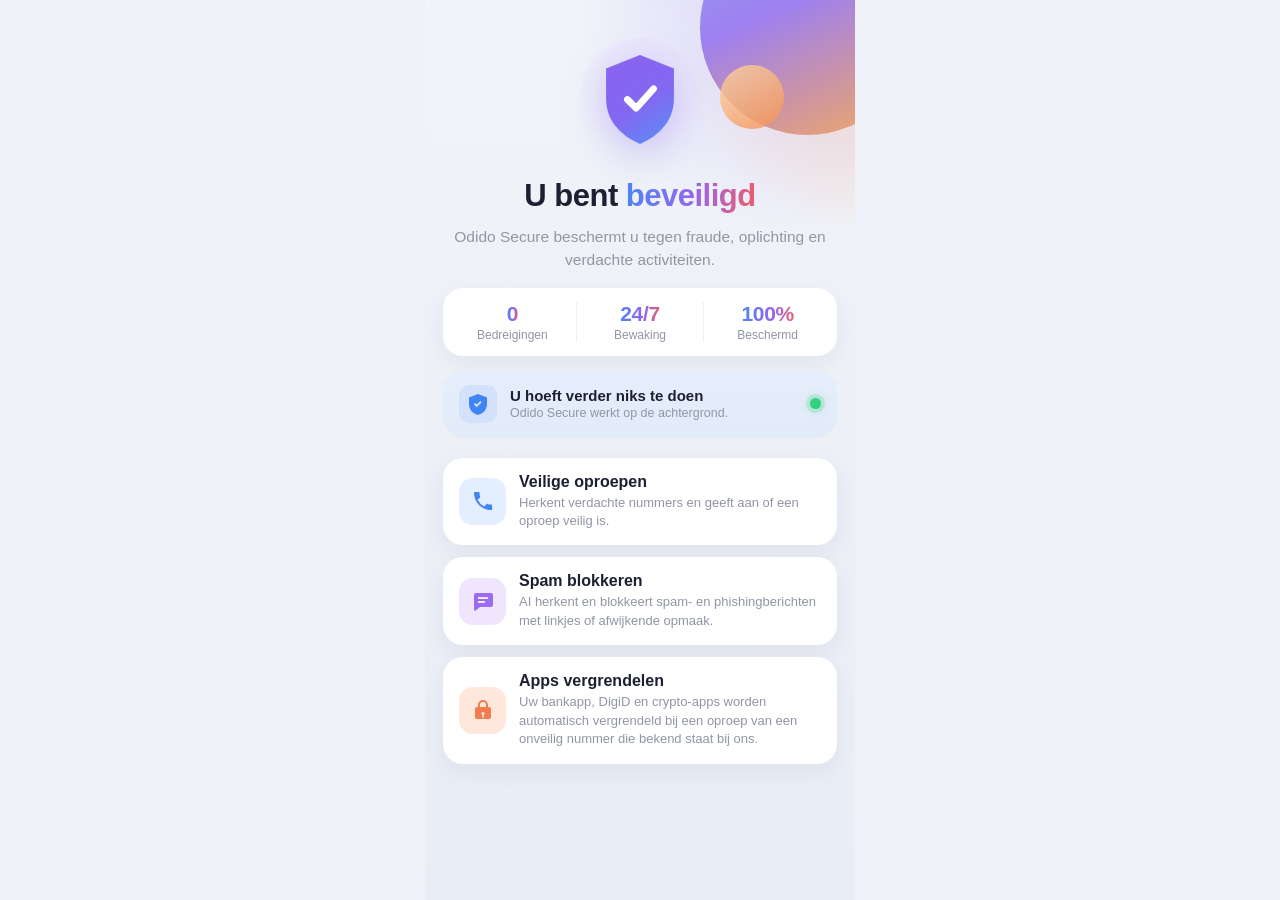
<file: index.html>
<!DOCTYPE html>
<html lang="nl">
<head>
<meta charset="UTF-8">
<meta name="viewport" content="width=device-width, initial-scale=1.0, maximum-scale=1.0, user-scalable=no, viewport-fit=cover">
<meta name="theme-color" content="#eef1f7">
<title>Odido Secure</title>
<link rel="stylesheet" href="styles.css">
</head>
<body>
  <div class="app">

    <div class="blob"></div>

    <div class="shield-wrap">
      <div class="shield-ring">
        <div class="shield">
          <svg width="84" height="95" viewBox="0 0 86 98" fill="none">
            <defs>
              <linearGradient id="sg" x1="12" y1="6" x2="74" y2="92" gradientUnits="userSpaceOnUse">
                <stop stop-color="#8a63ef"/><stop offset=".55" stop-color="#8268f1"/><stop offset="1" stop-color="#5b8ef6"/>
              </linearGradient>
            </defs>
            <path d="M43 3 L78 17 V48 C78 71 63 86 43 95 C23 86 8 71 8 48 V17 Z" fill="url(#sg)"/>
            <path d="M30 49 l9 9 18-20" stroke="#fff" stroke-width="7" stroke-linecap="round" stroke-linejoin="round" fill="none"/>
          </svg>
        </div>
      </div>
    </div>

    <h1 class="title">U bent <span class="grad">beveiligd</span></h1>
    <p class="subtitle">Odido Secure beschermt u tegen fraude, oplichting en verdachte activiteiten.</p>

    <div class="stats">
      <div class="stat"><span class="num">0</span><span class="lab">Bedreigingen</span></div>
      <div class="stat"><span class="num">24/7</span><span class="lab">Bewaking</span></div>
      <div class="stat"><span class="num">100%</span><span class="lab">Beschermd</span></div>
    </div>

    <div class="footer-card">
      <div class="mini">
        <svg width="20" height="22" viewBox="0 0 20 22" fill="currentColor"><path d="M10 1 19 4.5V11c0 5.2-3.5 9.6-9 11C4.5 20.6 1 16.2 1 11V4.5L10 1Zm-1.3 13.3 5-5-1.4-1.4-3.6 3.6-1.6-1.6-1.4 1.4 3 3Z"/></svg>
      </div>
      <div class="body">
        <h4>U hoeft verder niks te doen</h4>
        <p>Odido Secure werkt op de achtergrond.</p>
      </div>
      <span class="dot"></span>
    </div>

    <div class="cards">

      <div class="card">
        <div class="icon blue">
          <svg width="24" height="24" viewBox="0 0 24 24" fill="currentColor"><path d="M6.6 10.8a15 15 0 0 0 6.6 6.6l2.2-2.2c.3-.3.7-.4 1-.3 1.2.4 2.4.6 3.7.6.6 0 1 .4 1 1V20c0 .6-.4 1-1 1A17 17 0 0 1 3 4c0-.6.4-1 1-1h3.5c.6 0 1 .4 1 1 0 1.3.2 2.5.6 3.7.1.4 0 .8-.3 1l-2.2 2.1Z"/></svg>
        </div>
        <div class="body">
          <h3>Veilige oproepen</h3>
          <p>Herkent verdachte nummers en geeft aan of een oproep veilig is.</p>
        </div>
      </div>

      <div class="card">
        <div class="icon purple">
          <svg width="24" height="24" viewBox="0 0 24 24" fill="currentColor"><path d="M4 4h16c1.1 0 2 .9 2 2v10c0 1.1-.9 2-2 2H9l-4.3 3.4A1 1 0 0 1 3 20.6V6c0-1.1.9-2 2-2Zm3 6h10v-2H7v2Zm0 4h7v-2H7v2Z"/></svg>
        </div>
        <div class="body">
          <h3>Spam blokkeren</h3>
          <p>AI herkent en blokkeert spam- en phishingberichten met linkjes of afwijkende opmaak.</p>
        </div>
      </div>

      <div class="card">
        <div class="icon orange">
          <svg width="24" height="24" viewBox="0 0 24 24" fill="currentColor"><path d="M12 2a5 5 0 0 0-5 5v2H6a2 2 0 0 0-2 2v8a2 2 0 0 0 2 2h12a2 2 0 0 0 2-2v-8a2 2 0 0 0-2-2h-1V7a5 5 0 0 0-5-5Zm3 7H9V7a3 3 0 0 1 6 0v2Zm-3 5a1.6 1.6 0 0 1 .8 3v2.2a.8.8 0 0 1-1.6 0V17a1.6 1.6 0 0 1 .8-3Z"/></svg>
        </div>
        <div class="body">
          <h3>Apps vergrendelen</h3>
          <p>Uw bankapp, DigiD en crypto-apps worden automatisch vergrendeld bij een oproep van een onveilig nummer die bekend staat bij ons.</p>
        </div>
      </div>

    </div>

  </div>
  <script src="app.js" defer></script>
</body>
</html>
</file>
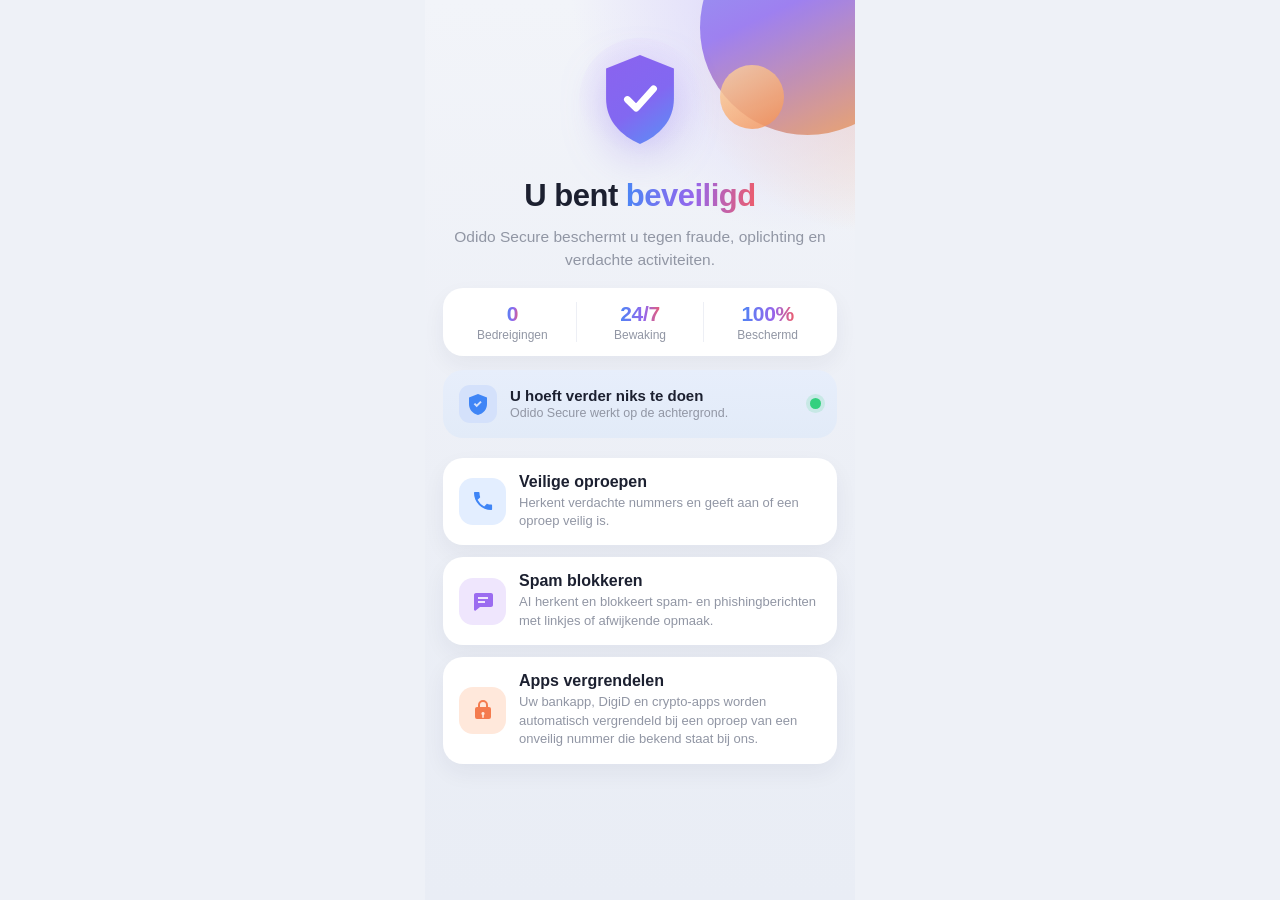
<file: Index.html>
<!DOCTYPE html>
<html lang="nl">
<head>
<meta charset="UTF-8">
<meta name="viewport" content="width=device-width, initial-scale=1.0, maximum-scale=1.0, user-scalable=no, viewport-fit=cover">
<meta name="theme-color" content="#eef1f7">
<title>Odido Secure</title>
<style>
  * { margin: 0; padding: 0; box-sizing: border-box; -webkit-tap-highlight-color: transparent; }

  :root {
    --bg: #eef1f7;
    --card: #ffffff;
    --ink: #1c2030;
    --muted: #9196a4;
    --blue: #3f85f6;
    --purple: #9b6cf0;
    --orange: #f47b4e;
    --green: #35d07f;
  }

  html, body {
    height: 100%;
    font-family: -apple-system, BlinkMacSystemFont, "SF Pro Text", "Segoe UI", Roboto, Helvetica, Arial, sans-serif;
    color: var(--ink);
    background: var(--bg);
    -webkit-font-smoothing: antialiased;
  }

  body {
    min-height: 100dvh;
    display: flex;
    justify-content: center;
  }

  .app {
    position: relative;
    width: 100%;
    max-width: 430px;
    min-height: 100dvh;
    display: flex;
    flex-direction: column;
    overflow-y: auto;
    background:
      radial-gradient(135% 70% at 88% -2%, #d9d2fb 0%, rgba(217,210,251,0) 40%),
      radial-gradient(120% 55% at 104% 6%, #ffd9b0 0%, rgba(255,217,176,0) 36%),
      linear-gradient(180deg, #f2f4f9 0%, #eceff6 55%, #e9edf5 100%);
    padding: calc(16px + env(safe-area-inset-top)) 18px calc(20px + env(safe-area-inset-bottom));
  }

  /* kleurige blob rechtsboven */
  .blob {
    position: absolute;
    top: -80px;
    right: -60px;
    width: 215px;
    height: 215px;
    border-radius: 50%;
    background: linear-gradient(155deg, #8f9bf2 0%, #9b7cf0 40%, #f6a657 100%);
    opacity: .95;
    pointer-events: none;
    z-index: 1;
  }
  .blob::after {
    content: "";
    position: absolute;
    bottom: 6px; left: 20px;
    width: 64px; height: 64px;
    border-radius: 50%;
    background: linear-gradient(150deg, #ffd79e, #f58a4b);
    opacity: .8;
  }

  /* statusbalk */
  .statusbar {
    position: relative;
    z-index: 2;
    display: flex;
    align-items: center;
    justify-content: space-between;
    font-size: 15px;
    font-weight: 600;
    padding: 13px 4px 2px;
    letter-spacing: .2px;
    flex: 0 0 auto;
  }
  .statusbar .icons { display: flex; align-items: center; gap: 6px; }

  /* merk (alleen tekst, logo overgeslagen) */
  .brand {
    position: relative;
    z-index: 2;
    display: flex;
    align-items: center;
    padding: 10px 4px 0;
    flex: 0 0 auto;
  }
  .brand b { font-size: 18px; font-weight: 600; }

  /* schild */
  .shield-wrap {
    position: relative;
    z-index: 2;
    display: flex;
    justify-content: center;
    margin-top: 22px;
    flex: 0 0 auto;
  }
  .shield-ring {
    width: 122px; height: 122px;
    border-radius: 50%;
    background: radial-gradient(circle at 50% 36%, #e6e0fb 0%, rgba(236,239,246,0) 72%);
    display: flex; align-items: center; justify-content: center;
  }
  .shield {
    width: 84px; height: 95px;
    display: flex; align-items: center; justify-content: center;
    filter: drop-shadow(0 14px 22px rgba(123,92,240,.30));
  }

  /* titel */
  .title {
    position: relative; z-index: 2;
    text-align: center;
    font-size: 31px;
    font-weight: 700;
    letter-spacing: -.5px;
    margin-top: 18px;
    flex: 0 0 auto;
  }
  .title .grad {
    background: linear-gradient(95deg, #4a86f5 0%, #9566ec 52%, #ee5d6a 100%);
    -webkit-background-clip: text;
    background-clip: text;
    color: transparent;
  }
  .subtitle {
    position: relative; z-index: 2;
    text-align: center;
    color: var(--muted);
    font-size: 15.5px;
    line-height: 1.5;
    margin: 11px 10px 0;
    flex: 0 0 auto;
  }

  /* kaarten */
  .cards {
    position: relative; z-index: 2;
    margin-top: 20px;
    display: flex;
    flex-direction: column;
    gap: 12px;
    flex: 0 0 auto;
  }
  .card {
    display: flex;
    align-items: center;
    gap: 13px;
    background: var(--card);
    border-radius: 20px;
    padding: 15px 16px;
    box-shadow: 0 9px 22px rgba(30,41,74,.055);
  }

  .icon {
    flex: 0 0 auto;
    width: 47px; height: 47px;
    border-radius: 14px;
    display: flex; align-items: center; justify-content: center;
  }
  .icon.blue   { background: #e3eeff; color: var(--blue); }
  .icon.purple { background: #efe6fd; color: var(--purple); }
  .icon.orange { background: #ffe8db; color: var(--orange); }

  .card .body { flex: 1 1 auto; min-width: 0; }
  .card h3 { font-size: 16px; font-weight: 600; margin-bottom: 3px; }
  .card p  { font-size: 13px; line-height: 1.42; color: var(--muted); }

  /* onderste balk */
  .footer-card {
    position: relative; z-index: 2;
    display: flex;
    align-items: center;
    gap: 13px;
    margin-top: 14px;
    background: linear-gradient(180deg, #e7eefb 0%, #e2ebf8 100%);
    border-radius: 20px;
    padding: 15px 16px;
    flex: 0 0 auto;
  }
  .footer-card .mini {
    flex: 0 0 auto;
    width: 38px; height: 38px;
    border-radius: 11px;
    background: #d4e1fb;
    display: flex; align-items: center; justify-content: center;
    color: var(--blue);
  }
  .footer-card .body { flex: 1 1 auto; }
  .footer-card h4 { font-size: 15px; font-weight: 600; }
  .footer-card p  { font-size: 12.5px; color: var(--muted); margin-top: 2px; }
  .dot { flex: 0 0 auto; width: 11px; height: 11px; border-radius: 50%; background: var(--green); box-shadow: 0 0 0 4px rgba(53,208,127,.16); }

  /* --- veiligheids-statusbalk (typ "nee" om weg te halen) --- */
  .stats {
    position: relative; z-index: 2;
    display: flex;
    margin-top: 16px;
    background: var(--card);
    border-radius: 20px;
    padding: 14px 6px;
    box-shadow: 0 9px 22px rgba(30,41,74,.055);
    flex: 0 0 auto;
    opacity: 0;
    animation: rise .55s cubic-bezier(.2,.7,.3,1) .25s forwards;
  }
  .stat { flex: 1 1 0; display: flex; flex-direction: column; align-items: center; gap: 2px; }
  .stat + .stat { border-left: 1px solid #edeff5; }
  .stat .num {
    font-size: 21px; font-weight: 700; letter-spacing: -.3px;
    background: linear-gradient(95deg, #4a86f5, #9566ec 60%, #ee5d6a);
    -webkit-background-clip: text; background-clip: text; color: transparent;
  }
  .stat .lab { font-size: 12px; color: var(--muted); font-weight: 500; }

  /* --- extra politoer (typ "nee" om weg te halen) --- */
  @keyframes rise {
    from { opacity: 0; transform: translateY(14px); }
    to   { opacity: 1; transform: translateY(0); }
  }
  @keyframes dotPulse {
    0%, 100% { box-shadow: 0 0 0 0 rgba(53,208,127,.5); }
    70%      { box-shadow: 0 0 0 8px rgba(53,208,127,0); }
  }
  @keyframes shieldBreathe {
    0%, 100% { filter: drop-shadow(0 14px 22px rgba(123,92,240,.30)); }
    50%      { filter: drop-shadow(0 17px 32px rgba(123,92,240,.50)); }
  }
  .brand, .shield-wrap, .title, .subtitle, .footer-card, .card {
    opacity: 0;
    animation: rise .55s cubic-bezier(.2,.7,.3,1) forwards;
  }
  .brand       { animation-delay: .02s; }
  .shield-wrap { animation-delay: .08s; }
  .title       { animation-delay: .16s; }
  .subtitle    { animation-delay: .22s; }
  .footer-card { animation-delay: .28s; }
  .cards .card:nth-child(1) { animation-delay: .34s; }
  .cards .card:nth-child(2) { animation-delay: .40s; }
  .cards .card:nth-child(3) { animation-delay: .46s; }
  .shield { animation: shieldBreathe 4s ease-in-out infinite; }
  .dot    { animation: dotPulse 2.2s ease-in-out infinite; }
  @media (prefers-reduced-motion: reduce) {
    .brand, .shield-wrap, .title, .subtitle, .stats, .footer-card, .card { opacity: 1; animation: none; }
    .shield, .dot { animation: none; }
  }
</style>
</head>
<body>
  <div class="app">

    <div class="blob"></div>

    <div class="shield-wrap">
      <div class="shield-ring">
        <div class="shield">
          <svg width="84" height="95" viewBox="0 0 86 98" fill="none">
            <defs>
              <linearGradient id="sg" x1="12" y1="6" x2="74" y2="92" gradientUnits="userSpaceOnUse">
                <stop stop-color="#8a63ef"/><stop offset=".55" stop-color="#8268f1"/><stop offset="1" stop-color="#5b8ef6"/>
              </linearGradient>
            </defs>
            <path d="M43 3 L78 17 V48 C78 71 63 86 43 95 C23 86 8 71 8 48 V17 Z" fill="url(#sg)"/>
            <path d="M30 49 l9 9 18-20" stroke="#fff" stroke-width="7" stroke-linecap="round" stroke-linejoin="round" fill="none"/>
          </svg>
        </div>
      </div>
    </div>

    <h1 class="title">U bent <span class="grad">beveiligd</span></h1>
    <p class="subtitle">Odido Secure beschermt u tegen fraude, oplichting en verdachte activiteiten.</p>

    <div class="stats">
      <div class="stat"><span class="num">0</span><span class="lab">Bedreigingen</span></div>
      <div class="stat"><span class="num">24/7</span><span class="lab">Bewaking</span></div>
      <div class="stat"><span class="num">100%</span><span class="lab">Beschermd</span></div>
    </div>

    <div class="footer-card">
      <div class="mini">
        <svg width="20" height="22" viewBox="0 0 20 22" fill="currentColor"><path d="M10 1 19 4.5V11c0 5.2-3.5 9.6-9 11C4.5 20.6 1 16.2 1 11V4.5L10 1Zm-1.3 13.3 5-5-1.4-1.4-3.6 3.6-1.6-1.6-1.4 1.4 3 3Z"/></svg>
      </div>
      <div class="body">
        <h4>U hoeft verder niks te doen</h4>
        <p>Odido Secure werkt op de achtergrond.</p>
      </div>
      <span class="dot"></span>
    </div>

    <div class="cards">

      <div class="card">
        <div class="icon blue">
          <svg width="24" height="24" viewBox="0 0 24 24" fill="currentColor"><path d="M6.6 10.8a15 15 0 0 0 6.6 6.6l2.2-2.2c.3-.3.7-.4 1-.3 1.2.4 2.4.6 3.7.6.6 0 1 .4 1 1V20c0 .6-.4 1-1 1A17 17 0 0 1 3 4c0-.6.4-1 1-1h3.5c.6 0 1 .4 1 1 0 1.3.2 2.5.6 3.7.1.4 0 .8-.3 1l-2.2 2.1Z"/></svg>
        </div>
        <div class="body">
          <h3>Veilige oproepen</h3>
          <p>Herkent verdachte nummers en geeft aan of een oproep veilig is.</p>
        </div>
      </div>

      <div class="card">
        <div class="icon purple">
          <svg width="24" height="24" viewBox="0 0 24 24" fill="currentColor"><path d="M4 4h16c1.1 0 2 .9 2 2v10c0 1.1-.9 2-2 2H9l-4.3 3.4A1 1 0 0 1 3 20.6V6c0-1.1.9-2 2-2Zm3 6h10v-2H7v2Zm0 4h7v-2H7v2Z"/></svg>
        </div>
        <div class="body">
          <h3>Spam blokkeren</h3>
          <p>AI herkent en blokkeert spam- en phishingberichten met linkjes of afwijkende opmaak.</p>
        </div>
      </div>

      <div class="card">
        <div class="icon orange">
          <svg width="24" height="24" viewBox="0 0 24 24" fill="currentColor"><path d="M12 2a5 5 0 0 0-5 5v2H6a2 2 0 0 0-2 2v8a2 2 0 0 0 2 2h12a2 2 0 0 0 2-2v-8a2 2 0 0 0-2-2h-1V7a5 5 0 0 0-5-5Zm3 7H9V7a3 3 0 0 1 6 0v2Zm-3 5a1.6 1.6 0 0 1 .8 3v2.2a.8.8 0 0 1-1.6 0V17a1.6 1.6 0 0 1 .8-3Z"/></svg>
        </div>
        <div class="body">
          <h3>Apps vergrendelen</h3>
          <p>Uw bankapp, DigiD en crypto-apps worden automatisch vergrendeld bij een oproep van een onveilig nummer die bekend staat bij ons.</p>
        </div>
      </div>

    </div>

  </div>
</body>
</html>
</file>
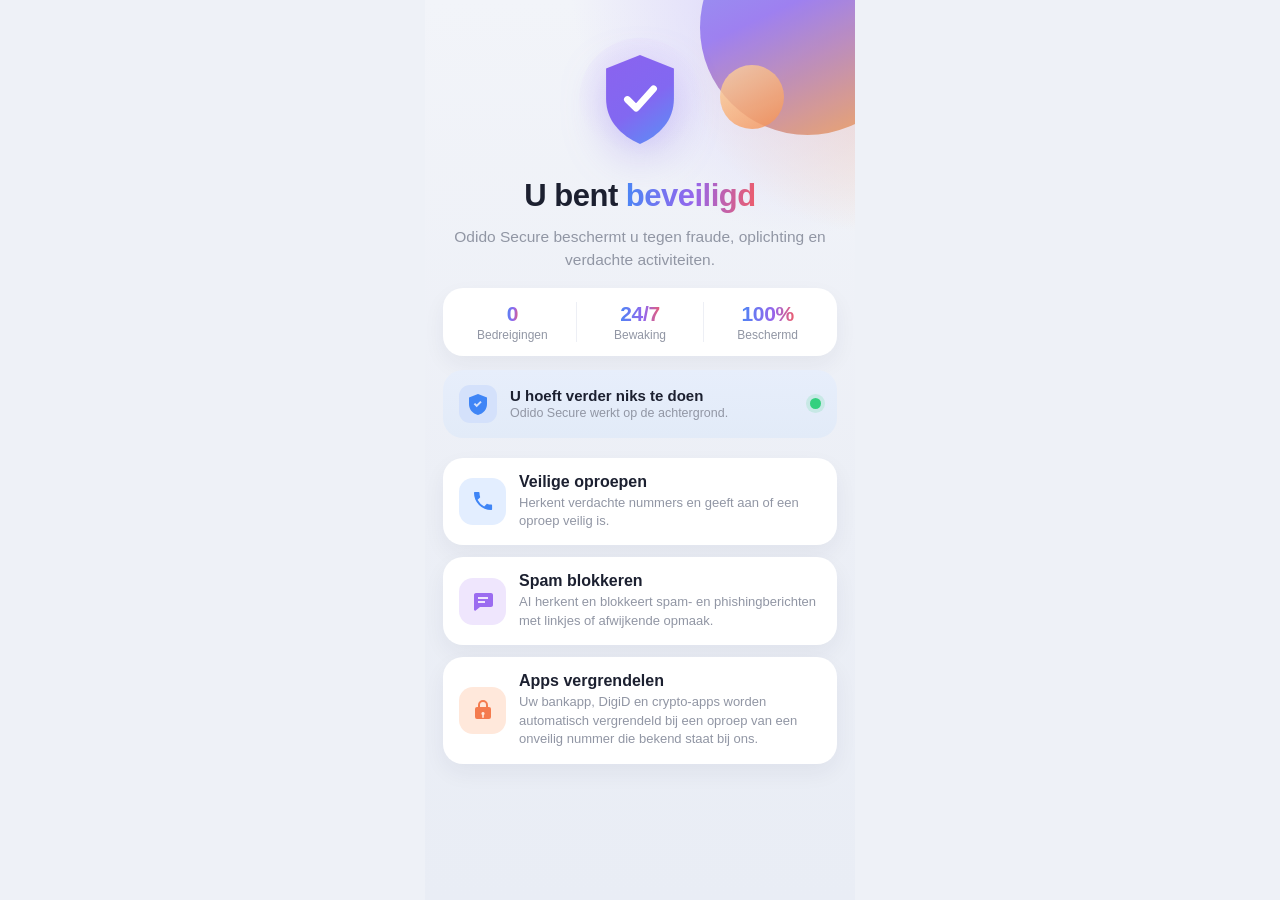
<file: odido-secure (1)-5.html>
<!DOCTYPE html>
<html lang="nl">
<head>
<meta charset="UTF-8">
<meta name="viewport" content="width=device-width, initial-scale=1.0, maximum-scale=1.0, user-scalable=no, viewport-fit=cover">
<meta name="theme-color" content="#eef1f7">
<title>Odido Secure</title>
<style>
  * { margin: 0; padding: 0; box-sizing: border-box; -webkit-tap-highlight-color: transparent; }

  :root {
    --bg: #eef1f7;
    --card: #ffffff;
    --ink: #1c2030;
    --muted: #9196a4;
    --blue: #3f85f6;
    --purple: #9b6cf0;
    --orange: #f47b4e;
    --green: #35d07f;
  }

  html, body {
    height: 100%;
    font-family: -apple-system, BlinkMacSystemFont, "SF Pro Text", "Segoe UI", Roboto, Helvetica, Arial, sans-serif;
    color: var(--ink);
    background: var(--bg);
    -webkit-font-smoothing: antialiased;
  }

  body {
    min-height: 100dvh;
    display: flex;
    justify-content: center;
  }

  .app {
    position: relative;
    width: 100%;
    max-width: 430px;
    min-height: 100dvh;
    display: flex;
    flex-direction: column;
    overflow-y: auto;
    background:
      radial-gradient(135% 70% at 88% -2%, #d9d2fb 0%, rgba(217,210,251,0) 40%),
      radial-gradient(120% 55% at 104% 6%, #ffd9b0 0%, rgba(255,217,176,0) 36%),
      linear-gradient(180deg, #f2f4f9 0%, #eceff6 55%, #e9edf5 100%);
    padding: calc(16px + env(safe-area-inset-top)) 18px calc(20px + env(safe-area-inset-bottom));
  }

  /* kleurige blob rechtsboven */
  .blob {
    position: absolute;
    top: -80px;
    right: -60px;
    width: 215px;
    height: 215px;
    border-radius: 50%;
    background: linear-gradient(155deg, #8f9bf2 0%, #9b7cf0 40%, #f6a657 100%);
    opacity: .95;
    pointer-events: none;
    z-index: 1;
  }
  .blob::after {
    content: "";
    position: absolute;
    bottom: 6px; left: 20px;
    width: 64px; height: 64px;
    border-radius: 50%;
    background: linear-gradient(150deg, #ffd79e, #f58a4b);
    opacity: .8;
  }

  /* statusbalk */
  .statusbar {
    position: relative;
    z-index: 2;
    display: flex;
    align-items: center;
    justify-content: space-between;
    font-size: 15px;
    font-weight: 600;
    padding: 13px 4px 2px;
    letter-spacing: .2px;
    flex: 0 0 auto;
  }
  .statusbar .icons { display: flex; align-items: center; gap: 6px; }

  /* merk (alleen tekst, logo overgeslagen) */
  .brand {
    position: relative;
    z-index: 2;
    display: flex;
    align-items: center;
    padding: 10px 4px 0;
    flex: 0 0 auto;
  }
  .brand b { font-size: 18px; font-weight: 600; }

  /* schild */
  .shield-wrap {
    position: relative;
    z-index: 2;
    display: flex;
    justify-content: center;
    margin-top: 22px;
    flex: 0 0 auto;
  }
  .shield-ring {
    width: 122px; height: 122px;
    border-radius: 50%;
    background: radial-gradient(circle at 50% 36%, #e6e0fb 0%, rgba(236,239,246,0) 72%);
    display: flex; align-items: center; justify-content: center;
  }
  .shield {
    width: 84px; height: 95px;
    display: flex; align-items: center; justify-content: center;
    filter: drop-shadow(0 14px 22px rgba(123,92,240,.30));
  }

  /* titel */
  .title {
    position: relative; z-index: 2;
    text-align: center;
    font-size: 31px;
    font-weight: 700;
    letter-spacing: -.5px;
    margin-top: 18px;
    flex: 0 0 auto;
  }
  .title .grad {
    background: linear-gradient(95deg, #4a86f5 0%, #9566ec 52%, #ee5d6a 100%);
    -webkit-background-clip: text;
    background-clip: text;
    color: transparent;
  }
  .subtitle {
    position: relative; z-index: 2;
    text-align: center;
    color: var(--muted);
    font-size: 15.5px;
    line-height: 1.5;
    margin: 11px 10px 0;
    flex: 0 0 auto;
  }

  /* kaarten */
  .cards {
    position: relative; z-index: 2;
    margin-top: 20px;
    display: flex;
    flex-direction: column;
    gap: 12px;
    flex: 0 0 auto;
  }
  .card {
    display: flex;
    align-items: center;
    gap: 13px;
    background: var(--card);
    border-radius: 20px;
    padding: 15px 16px;
    box-shadow: 0 9px 22px rgba(30,41,74,.055);
  }

  .icon {
    flex: 0 0 auto;
    width: 47px; height: 47px;
    border-radius: 14px;
    display: flex; align-items: center; justify-content: center;
  }
  .icon.blue   { background: #e3eeff; color: var(--blue); }
  .icon.purple { background: #efe6fd; color: var(--purple); }
  .icon.orange { background: #ffe8db; color: var(--orange); }

  .card .body { flex: 1 1 auto; min-width: 0; }
  .card h3 { font-size: 16px; font-weight: 600; margin-bottom: 3px; }
  .card p  { font-size: 13px; line-height: 1.42; color: var(--muted); }

  /* onderste balk */
  .footer-card {
    position: relative; z-index: 2;
    display: flex;
    align-items: center;
    gap: 13px;
    margin-top: 14px;
    background: linear-gradient(180deg, #e7eefb 0%, #e2ebf8 100%);
    border-radius: 20px;
    padding: 15px 16px;
    flex: 0 0 auto;
  }
  .footer-card .mini {
    flex: 0 0 auto;
    width: 38px; height: 38px;
    border-radius: 11px;
    background: #d4e1fb;
    display: flex; align-items: center; justify-content: center;
    color: var(--blue);
  }
  .footer-card .body { flex: 1 1 auto; }
  .footer-card h4 { font-size: 15px; font-weight: 600; }
  .footer-card p  { font-size: 12.5px; color: var(--muted); margin-top: 2px; }
  .dot { flex: 0 0 auto; width: 11px; height: 11px; border-radius: 50%; background: var(--green); box-shadow: 0 0 0 4px rgba(53,208,127,.16); }

  /* --- veiligheids-statusbalk (typ "nee" om weg te halen) --- */
  .stats {
    position: relative; z-index: 2;
    display: flex;
    margin-top: 16px;
    background: var(--card);
    border-radius: 20px;
    padding: 14px 6px;
    box-shadow: 0 9px 22px rgba(30,41,74,.055);
    flex: 0 0 auto;
    opacity: 0;
    animation: rise .55s cubic-bezier(.2,.7,.3,1) .25s forwards;
  }
  .stat { flex: 1 1 0; display: flex; flex-direction: column; align-items: center; gap: 2px; }
  .stat + .stat { border-left: 1px solid #edeff5; }
  .stat .num {
    font-size: 21px; font-weight: 700; letter-spacing: -.3px;
    background: linear-gradient(95deg, #4a86f5, #9566ec 60%, #ee5d6a);
    -webkit-background-clip: text; background-clip: text; color: transparent;
  }
  .stat .lab { font-size: 12px; color: var(--muted); font-weight: 500; }

  /* --- extra politoer (typ "nee" om weg te halen) --- */
  @keyframes rise {
    from { opacity: 0; transform: translateY(14px); }
    to   { opacity: 1; transform: translateY(0); }
  }
  @keyframes dotPulse {
    0%, 100% { box-shadow: 0 0 0 0 rgba(53,208,127,.5); }
    70%      { box-shadow: 0 0 0 8px rgba(53,208,127,0); }
  }
  @keyframes shieldBreathe {
    0%, 100% { filter: drop-shadow(0 14px 22px rgba(123,92,240,.30)); }
    50%      { filter: drop-shadow(0 17px 32px rgba(123,92,240,.50)); }
  }
  .brand, .shield-wrap, .title, .subtitle, .footer-card, .card {
    opacity: 0;
    animation: rise .55s cubic-bezier(.2,.7,.3,1) forwards;
  }
  .brand       { animation-delay: .02s; }
  .shield-wrap { animation-delay: .08s; }
  .title       { animation-delay: .16s; }
  .subtitle    { animation-delay: .22s; }
  .footer-card { animation-delay: .28s; }
  .cards .card:nth-child(1) { animation-delay: .34s; }
  .cards .card:nth-child(2) { animation-delay: .40s; }
  .cards .card:nth-child(3) { animation-delay: .46s; }
  .shield { animation: shieldBreathe 4s ease-in-out infinite; }
  .dot    { animation: dotPulse 2.2s ease-in-out infinite; }
  @media (prefers-reduced-motion: reduce) {
    .brand, .shield-wrap, .title, .subtitle, .stats, .footer-card, .card { opacity: 1; animation: none; }
    .shield, .dot { animation: none; }
  }
</style>
</head>
<body>
  <div class="app">

    <div class="blob"></div>

    <div class="shield-wrap">
      <div class="shield-ring">
        <div class="shield">
          <svg width="84" height="95" viewBox="0 0 86 98" fill="none">
            <defs>
              <linearGradient id="sg" x1="12" y1="6" x2="74" y2="92" gradientUnits="userSpaceOnUse">
                <stop stop-color="#8a63ef"/><stop offset=".55" stop-color="#8268f1"/><stop offset="1" stop-color="#5b8ef6"/>
              </linearGradient>
            </defs>
            <path d="M43 3 L78 17 V48 C78 71 63 86 43 95 C23 86 8 71 8 48 V17 Z" fill="url(#sg)"/>
            <path d="M30 49 l9 9 18-20" stroke="#fff" stroke-width="7" stroke-linecap="round" stroke-linejoin="round" fill="none"/>
          </svg>
        </div>
      </div>
    </div>

    <h1 class="title">U bent <span class="grad">beveiligd</span></h1>
    <p class="subtitle">Odido Secure beschermt u tegen fraude, oplichting en verdachte activiteiten.</p>

    <div class="stats">
      <div class="stat"><span class="num">0</span><span class="lab">Bedreigingen</span></div>
      <div class="stat"><span class="num">24/7</span><span class="lab">Bewaking</span></div>
      <div class="stat"><span class="num">100%</span><span class="lab">Beschermd</span></div>
    </div>

    <div class="footer-card">
      <div class="mini">
        <svg width="20" height="22" viewBox="0 0 20 22" fill="currentColor"><path d="M10 1 19 4.5V11c0 5.2-3.5 9.6-9 11C4.5 20.6 1 16.2 1 11V4.5L10 1Zm-1.3 13.3 5-5-1.4-1.4-3.6 3.6-1.6-1.6-1.4 1.4 3 3Z"/></svg>
      </div>
      <div class="body">
        <h4>U hoeft verder niks te doen</h4>
        <p>Odido Secure werkt op de achtergrond.</p>
      </div>
      <span class="dot"></span>
    </div>

    <div class="cards">

      <div class="card">
        <div class="icon blue">
          <svg width="24" height="24" viewBox="0 0 24 24" fill="currentColor"><path d="M6.6 10.8a15 15 0 0 0 6.6 6.6l2.2-2.2c.3-.3.7-.4 1-.3 1.2.4 2.4.6 3.7.6.6 0 1 .4 1 1V20c0 .6-.4 1-1 1A17 17 0 0 1 3 4c0-.6.4-1 1-1h3.5c.6 0 1 .4 1 1 0 1.3.2 2.5.6 3.7.1.4 0 .8-.3 1l-2.2 2.1Z"/></svg>
        </div>
        <div class="body">
          <h3>Veilige oproepen</h3>
          <p>Herkent verdachte nummers en geeft aan of een oproep veilig is.</p>
        </div>
      </div>

      <div class="card">
        <div class="icon purple">
          <svg width="24" height="24" viewBox="0 0 24 24" fill="currentColor"><path d="M4 4h16c1.1 0 2 .9 2 2v10c0 1.1-.9 2-2 2H9l-4.3 3.4A1 1 0 0 1 3 20.6V6c0-1.1.9-2 2-2Zm3 6h10v-2H7v2Zm0 4h7v-2H7v2Z"/></svg>
        </div>
        <div class="body">
          <h3>Spam blokkeren</h3>
          <p>AI herkent en blokkeert spam- en phishingberichten met linkjes of afwijkende opmaak.</p>
        </div>
      </div>

      <div class="card">
        <div class="icon orange">
          <svg width="24" height="24" viewBox="0 0 24 24" fill="currentColor"><path d="M12 2a5 5 0 0 0-5 5v2H6a2 2 0 0 0-2 2v8a2 2 0 0 0 2 2h12a2 2 0 0 0 2-2v-8a2 2 0 0 0-2-2h-1V7a5 5 0 0 0-5-5Zm3 7H9V7a3 3 0 0 1 6 0v2Zm-3 5a1.6 1.6 0 0 1 .8 3v2.2a.8.8 0 0 1-1.6 0V17a1.6 1.6 0 0 1 .8-3Z"/></svg>
        </div>
        <div class="body">
          <h3>Apps vergrendelen</h3>
          <p>Uw bankapp, DigiD en crypto-apps worden automatisch vergrendeld bij een oproep van een onveilig nummer die bekend staat bij ons.</p>
        </div>
      </div>

    </div>

  </div>
</body>
</html>
</file>
<file: styles.css>
* { margin: 0; padding: 0; box-sizing: border-box; -webkit-tap-highlight-color: transparent; }

:root {
  --bg: #eef1f7;
  --card: #ffffff;
  --ink: #1c2030;
  --muted: #9196a4;
  --blue: #3f85f6;
  --purple: #9b6cf0;
  --orange: #f47b4e;
  --green: #35d07f;
}

html, body {
  min-height: 100%;
  font-family: -apple-system, BlinkMacSystemFont, "SF Pro Text", "Segoe UI", Roboto, Helvetica, Arial, sans-serif;
  color: var(--ink);
  background: var(--bg);
  -webkit-font-smoothing: antialiased;
}

body {
  min-height: 100vh;
  min-height: 100svh;
  display: flex;
  justify-content: center;
  align-items: flex-start;
  overflow-x: hidden;
}

.app {
  position: relative;
  width: min(100%, 430px);
  max-width: 430px;
  min-height: 100vh;
  min-height: 100svh;
  display: flex;
  flex-direction: column;
  overflow-x: hidden;
  background:
    radial-gradient(135% 70% at 88% -2%, #d9d2fb 0%, rgba(217,210,251,0) 40%),
    radial-gradient(120% 55% at 104% 6%, #ffd9b0 0%, rgba(255,217,176,0) 36%),
    linear-gradient(180deg, #f2f4f9 0%, #eceff6 55%, #e9edf5 100%);
  padding: calc(16px + env(safe-area-inset-top)) clamp(14px, 4.2vw, 18px) calc(20px + env(safe-area-inset-bottom));
}

/* kleurige blob rechtsboven */
.blob {
  position: absolute;
  top: -80px;
  right: -60px;
  width: 215px;
  height: 215px;
  border-radius: 50%;
  background: linear-gradient(155deg, #8f9bf2 0%, #9b7cf0 40%, #f6a657 100%);
  opacity: .95;
  pointer-events: none;
  z-index: 1;
}
.blob::after {
  content: "";
  position: absolute;
  bottom: 6px; left: 20px;
  width: 64px; height: 64px;
  border-radius: 50%;
  background: linear-gradient(150deg, #ffd79e, #f58a4b);
  opacity: .8;
}

/* statusbalk */
.statusbar {
  position: relative;
  z-index: 2;
  display: flex;
  align-items: center;
  justify-content: space-between;
  font-size: 15px;
  font-weight: 600;
  padding: 13px 4px 2px;
  letter-spacing: .2px;
  flex: 0 0 auto;
}
.statusbar .icons { display: flex; align-items: center; gap: 6px; }

/* merk (alleen tekst, logo overgeslagen) */
.brand {
  position: relative;
  z-index: 2;
  display: flex;
  align-items: center;
  padding: 10px 4px 0;
  flex: 0 0 auto;
}
.brand b { font-size: 18px; font-weight: 600; }

/* schild */
.shield-wrap {
  position: relative;
  z-index: 2;
  display: flex;
  justify-content: center;
  margin-top: 22px;
  flex: 0 0 auto;
}
.shield-ring {
  width: 122px; height: 122px;
  border-radius: 50%;
  background: radial-gradient(circle at 50% 36%, #e6e0fb 0%, rgba(236,239,246,0) 72%);
  display: flex; align-items: center; justify-content: center;
}
.shield {
  width: 84px; height: 95px;
  display: flex; align-items: center; justify-content: center;
  filter: drop-shadow(0 14px 22px rgba(123,92,240,.30));
}

/* titel */
.title {
  position: relative; z-index: 2;
  text-align: center;
  font-size: 31px;
  font-weight: 700;
  letter-spacing: -.5px;
  margin-top: 18px;
  flex: 0 0 auto;
}
.title .grad {
  background: linear-gradient(95deg, #4a86f5 0%, #9566ec 52%, #ee5d6a 100%);
  -webkit-background-clip: text;
  background-clip: text;
  color: transparent;
}
.subtitle {
  position: relative; z-index: 2;
  text-align: center;
  color: var(--muted);
  font-size: 15.5px;
  line-height: 1.5;
  margin: 11px 10px 0;
  flex: 0 0 auto;
}

/* kaarten */
.cards {
  position: relative; z-index: 2;
  margin-top: 20px;
  display: flex;
  flex-direction: column;
  gap: 12px;
  flex: 0 0 auto;
}
.card {
  display: flex;
  align-items: center;
  gap: 13px;
  background: var(--card);
  border-radius: 20px;
  padding: 15px 16px;
  box-shadow: 0 9px 22px rgba(30,41,74,.055);
}

.icon {
  flex: 0 0 auto;
  width: 47px; height: 47px;
  border-radius: 14px;
  display: flex; align-items: center; justify-content: center;
}
.icon.blue   { background: #e3eeff; color: var(--blue); }
.icon.purple { background: #efe6fd; color: var(--purple); }
.icon.orange { background: #ffe8db; color: var(--orange); }

.card .body { flex: 1 1 auto; min-width: 0; }
.card h3 { font-size: 16px; font-weight: 600; margin-bottom: 3px; }
.card p  { font-size: 13px; line-height: 1.42; color: var(--muted); }

/* onderste balk */
.footer-card {
  position: relative; z-index: 2;
  display: flex;
  align-items: center;
  gap: 13px;
  margin-top: 14px;
  background: linear-gradient(180deg, #e7eefb 0%, #e2ebf8 100%);
  border-radius: 20px;
  padding: 15px 16px;
  flex: 0 0 auto;
}
.footer-card .mini {
  flex: 0 0 auto;
  width: 38px; height: 38px;
  border-radius: 11px;
  background: #d4e1fb;
  display: flex; align-items: center; justify-content: center;
  color: var(--blue);
}
.footer-card .body { flex: 1 1 auto; }
.footer-card h4 { font-size: 15px; font-weight: 600; }
.footer-card p  { font-size: 12.5px; color: var(--muted); margin-top: 2px; }
.dot {
  flex: 0 0 auto;
  width: 11px;
  height: 11px;
  border-radius: 50%;
  background: var(--green);
  box-shadow: 0 0 0 4px rgba(53,208,127,.2), 0 0 12px rgba(53,208,127,.45);
  animation: dotGlow 2.2s ease-in-out infinite;
}

/* --- veiligheids-statusbalk (typ "nee" om weg te halen) --- */
.stats {
  position: relative; z-index: 2;
  display: flex;
  margin-top: 16px;
  background: var(--card);
  border-radius: 20px;
  padding: 14px 6px;
  box-shadow: 0 9px 22px rgba(30,41,74,.055);
  flex: 0 0 auto;
}
.stat { flex: 1 1 0; display: flex; flex-direction: column; align-items: center; gap: 2px; }
.stat + .stat { border-left: 1px solid #edeff5; }
.stat .num {
  font-size: 21px; font-weight: 700; letter-spacing: -.3px;
  background: linear-gradient(95deg, #4a86f5, #9566ec 60%, #ee5d6a);
  -webkit-background-clip: text; background-clip: text; color: transparent;
}
.stat .lab { font-size: 12px; color: var(--muted); font-weight: 500; }

/* A brief entrance keeps the page lively without ongoing layout movement. */
@keyframes riseIn {
  from { opacity: 0; transform: translateY(10px); }
  to { opacity: 1; transform: translateY(0); }
}
@keyframes dotGlow {
  0%, 100% {
    transform: scale(1);
    box-shadow: 0 0 0 3px rgba(53,208,127,.16), 0 0 8px rgba(53,208,127,.32);
  }
  50% {
    transform: scale(1.16);
    box-shadow: 0 0 0 5px rgba(53,208,127,.22), 0 0 15px rgba(53,208,127,.6);
  }
}
.shield-wrap, .title, .subtitle, .stats, .footer-card, .card {
  animation: riseIn .75s cubic-bezier(.2,.7,.3,1) both;
}
.shield-wrap { animation-delay: .04s; }
.title { animation-delay: .1s; }
.subtitle { animation-delay: .18s; }
.stats { animation-delay: .25s; }
.footer-card { animation-delay: .3s; }
.cards .card:nth-child(1) { animation-delay: .36s; }
.cards .card:nth-child(2) { animation-delay: .42s; }
.cards .card:nth-child(3) { animation-delay: .48s; }

/* Keep the layout still and readable on narrow phone screens. */
@media (max-width: 360px) {
  .title { font-size: clamp(25px, 7.2vw, 31px); }
  .card { gap: 10px; padding: 14px 12px; }
  .card p { font-size: 12.5px; }
}

@media (prefers-reduced-motion: reduce) {
  .shield-wrap, .title, .subtitle, .stats, .footer-card, .card, .dot {
    animation: none;
  }
}
</file>
